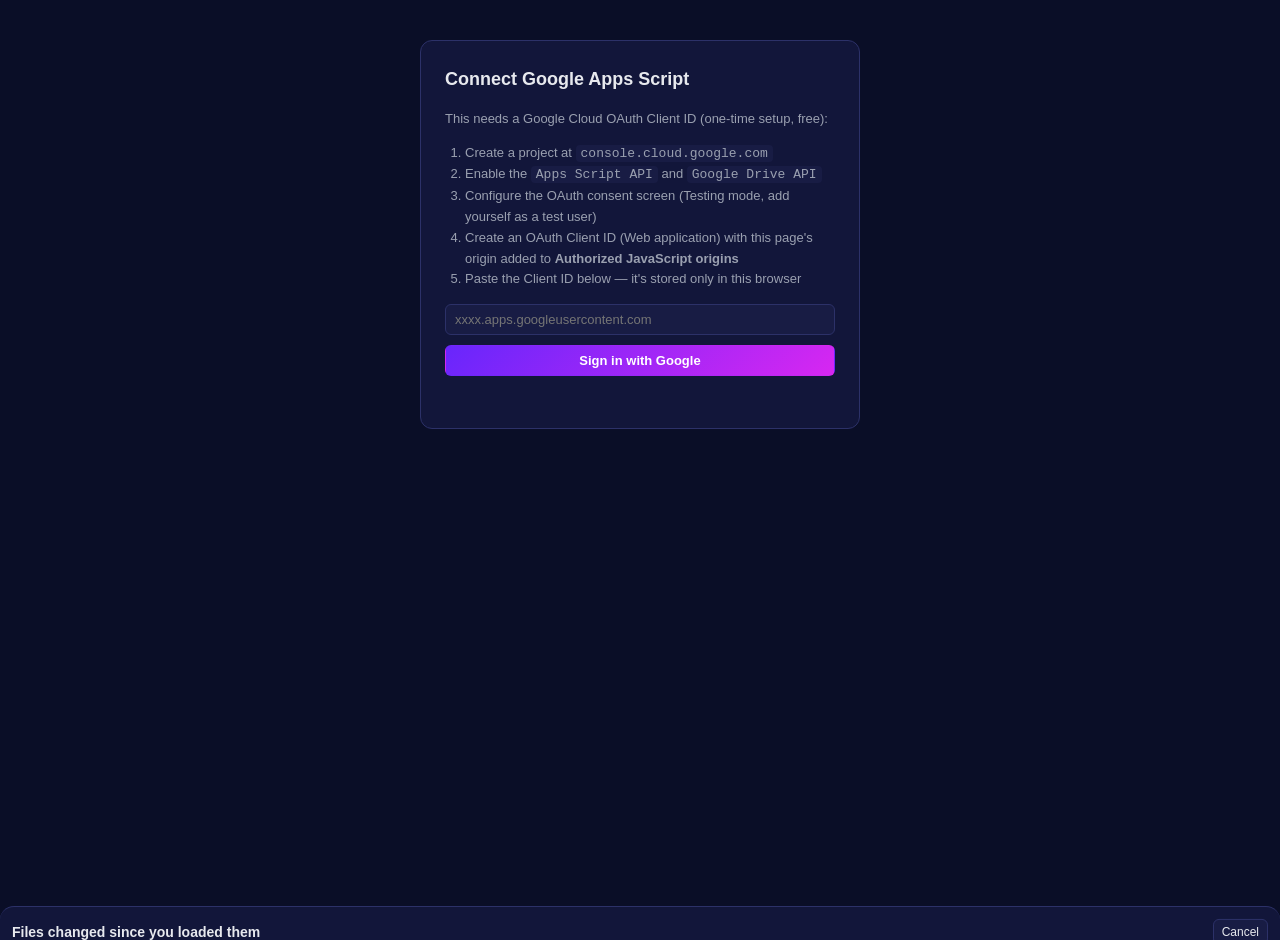
<file: apps-script.html>
<!DOCTYPE html>
<html lang="en">
<head>
<meta charset="UTF-8">
<meta http-equiv="Content-Security-Policy" content="default-src 'self'; script-src 'self' 'unsafe-inline' https://esm.sh https://accounts.google.com; style-src 'self' 'unsafe-inline'; img-src 'self' data: https:; connect-src 'self' https://esm.sh https://accounts.google.com https://oauth2.googleapis.com https://script.googleapis.com https://www.googleapis.com; frame-src https://accounts.google.com; object-src 'none'; base-uri 'self'; form-action 'self'; frame-ancestors 'self';">
<meta name="referrer" content="strict-origin-when-cross-origin">
<title>Apps Script</title>
<meta name="viewport" content="width=device-width, initial-scale=1, maximum-scale=1, interactive-widget=resizes-content">
<link rel="stylesheet" href="apps-script.css">
<script src="icons.js"></script>
<script src="console-bridge.js"></script>
<script src="https://accounts.google.com/gsi/client" async defer></script>
</head>
<body>


<div id="connectScreen">
  <h2>Connect Google Apps Script</h2>
  <p>This needs a Google Cloud OAuth Client ID (one-time setup, free):</p>
  <ol>
    <li>Create a project at <code>console.cloud.google.com</code></li>
    <li>Enable the <code>Apps Script API</code> and <code>Google Drive API</code></li>
    <li>Configure the OAuth consent screen (Testing mode, add yourself as a test user)</li>
    <li>Create an OAuth Client ID (Web application) with this page's origin added to <b>Authorized JavaScript origins</b></li>
    <li>Paste the Client ID below — it's stored only in this browser</li>
  </ol>
  <div id="clientIdRow">
    <input id="clientIdInput" type="text" placeholder="xxxx.apps.googleusercontent.com" spellcheck="false" autocapitalize="off">
  </div>
  <button id="connectBtn" class="primary">Sign in with Google</button>
  <div id="connectStatus"></div>
</div>

<div id="app">
  <div id="topbar">
    <button id="drawerToggle" class="icon"><span data-icon="menu"></span></button>
    <button id="undoBtn" class="icon" title="Undo"><span data-icon="undo"></span></button>
    <button id="redoBtn" class="icon" title="Redo"><span data-icon="redo"></span></button>
    <button id="findTopBtn" class="icon" title="Find in this file"><span data-icon="search"></span></button>
    <select id="projectSelect"><option value="">Project…</option></select>
    <span id="fileLabel">No file open</span>
    <button id="saveBtn" class="primary small" title="Push all files to this project (Ctrl/Cmd+S)"><span data-icon="save"></span> Save</button>
    <button id="moreBtn" class="small" title="More">⋯</button>
    <span id="topStatus"></span>
  </div>

  <div id="moreBackdrop"></div>
  <div id="moreDrawer">
    <div class="more-head"><b>More</b><button id="moreClose" class="small">Close</button></div>
    <div class="more-section">
      <label class="more-label">Project</label>
      <button id="refreshProjectsBtn"><span data-icon="refresh"></span> Refresh project list</button>
      <button id="newProjectBtn"><span data-icon="plus"></span> New project</button>
      <a id="openInEditorLink" class="btn-like" href="#" target="_blank" rel="noopener noreferrer" style="display:none;"><span data-icon="link"></span> Open in Apps Script editor</a>
      <div class="more-row" id="scriptIdRow" style="display:none;">
        <span id="scriptIdText" style="flex:1; align-self:center; font-size:11px; color:var(--muted); overflow:hidden; text-overflow:ellipsis; white-space:nowrap;"></span>
        <button id="copyScriptIdBtn" class="small">Copy ID</button>
      </div>
    </div>
    <div class="more-section">
      <label class="more-label">File</label>
      <button id="newFileBtn"><span data-icon="plus"></span> New file</button>
      <button id="renameFileBtn"><span data-icon="edit"></span> Rename current file</button>
      <button id="deleteFileBtn"><span data-icon="trash"></span> Delete current file</button>
    </div>
    <div class="more-section">
      <label class="more-label">Editor</label>
      <div class="more-row">
        <button id="fontDown">A-</button>
        <button id="fontUp">A+</button>
        <button id="findBtn"><span data-icon="search"></span> Find &amp; replace</button>
      </div>
    </div>
    <div class="more-section">
      <label class="more-label">Account</label>
      <button id="disconnectBtn"><span data-icon="ban"></span> Disconnect</button>
    </div>
  </div>

  <div id="tabsBar"></div>

  <div id="body">
    <div id="fileDrawerBackdrop"></div>
    <div id="fileDrawer">
      <div id="drawerHead"><b>Files</b></div>
      <input id="fileFilter" placeholder="Filter files…">
      <div id="fileTree"></div>
    </div>
    <div id="editorHost"><div id="emptyEditor">Open <span data-icon="menu"></span> and pick a file, or create a new one, to start editing.</div></div>
  </div>
</div>

<div id="newFileBackdrop" class="sheet-backdrop"></div>
<div id="newFileSheet" class="sheet">
  <div class="sheet-head"><b>New file</b><button id="newFileCancel" class="small">Cancel</button></div>
  <div class="sheet-body">
    <input id="newFileNameInput" placeholder="File name (e.g. Utils)">
    <div class="tpl-grid" id="tplGrid">
      <button class="tpl-btn" data-tpl="blank-gs"><span class="tpl-ic" data-icon="code"></span>Blank script</button>
      <button class="tpl-btn" data-tpl="onOpen"><span class="tpl-ic" data-icon="zap"></span>onOpen trigger</button>
      <button class="tpl-btn" data-tpl="doGet"><span class="tpl-ic" data-icon="globe"></span>doGet web app</button>
      <button class="tpl-btn" data-tpl="blank-html"><span class="tpl-ic" data-icon="file"></span>Blank HTML</button>
      <button class="tpl-btn" data-tpl="blank-json"><span class="tpl-ic" data-icon="settings"></span>Blank JSON</button>
    </div>
    <button id="newFileCreate" class="primary" style="width:100%;">Create</button>
  </div>
</div>

<div id="diffBackdrop" class="sheet-backdrop"></div>
<div id="diffSheet" class="sheet">
  <div class="sheet-head"><b>Files changed since you loaded them</b><button id="diffClose" class="small">Cancel</button></div>
  <div class="sheet-body" id="diffBody"></div>
  <div class="sheet-body" style="padding-top:0;">
    <button id="diffOverwriteBtn" class="primary" style="width:100%;">Overwrite with my version</button>
  </div>
</div>

<div id="toast"></div>

<script type="module" src="apps-script.js"></script>

</body>
</html>
</file>
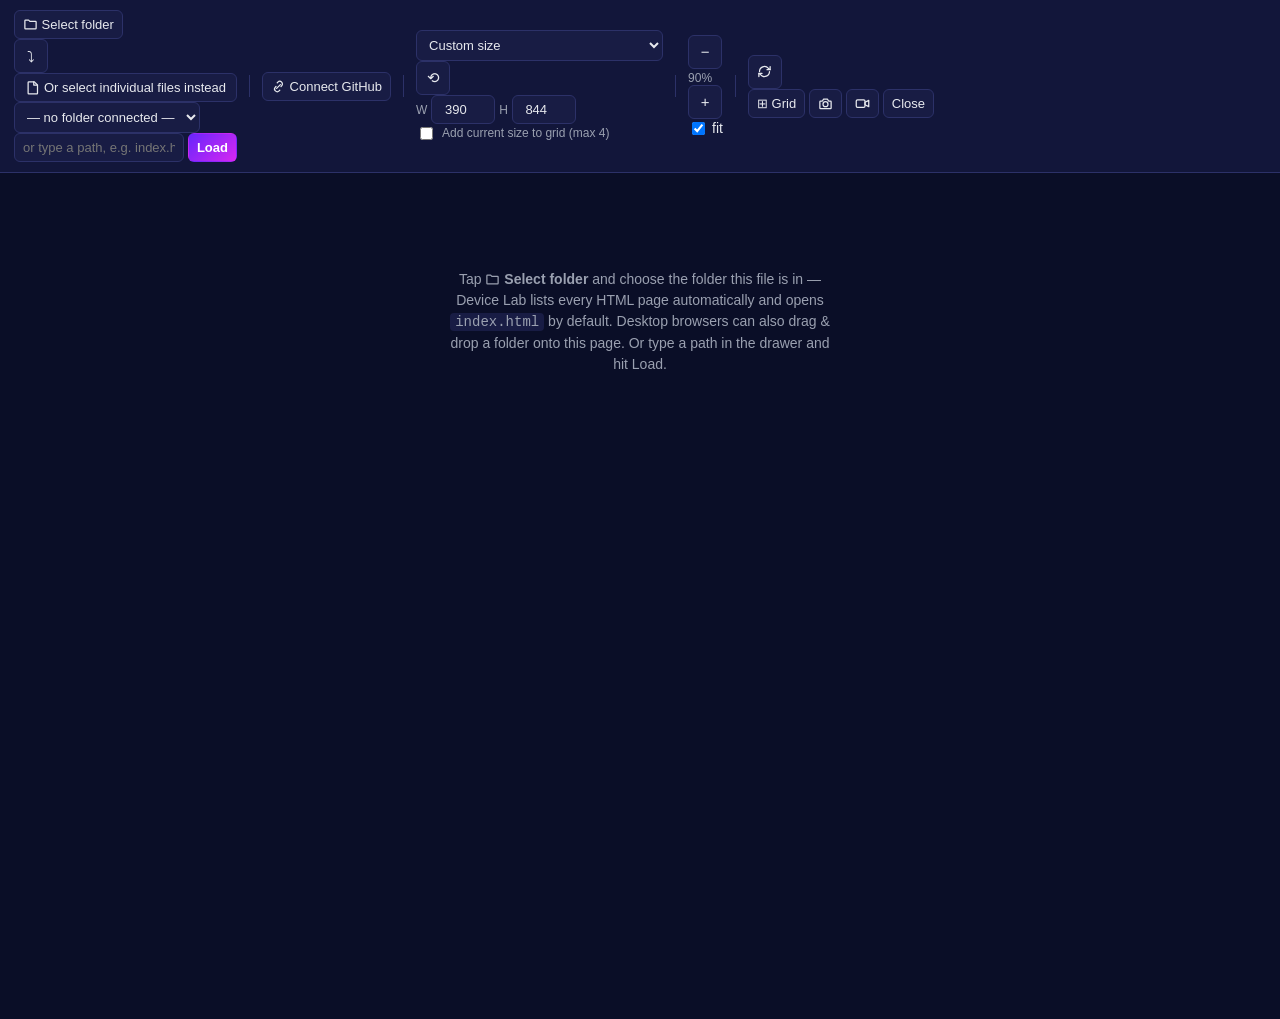
<file: device-lab.html>
<!DOCTYPE html>
<html lang="en">
<head>
<meta charset="UTF-8">
<!-- Only the directives below are safe to set here: this page's own live-preview iframe uses
     srcdoc with a same-origin-capable sandbox, which means previewed pages (which may reference
     arbitrary external CDNs) inherit whatever CSP this document sets. A restrictive
     script-src/connect-src here would silently break previewing real-world pages. -->
<meta http-equiv="Content-Security-Policy" content="object-src 'none'; base-uri 'self'; frame-ancestors 'self';">
<meta name="referrer" content="strict-origin-when-cross-origin">
<title>Device Lab — Responsive Preview</title>
<meta name="viewport" content="width=device-width, initial-scale=1, interactive-widget=resizes-content">
<link rel="stylesheet" href="device-lab.css">
<script src="icons.js"></script>
<script src="console-bridge.js"></script>
</head>
<body>

<div id="topbar">
  <button id="menuBtn" class="icon" title="Open controls"><span data-icon="menu"></span></button>
  <div id="topbarTitle"><b id="topbarPage">No page loaded</b><span id="topbarDims"></span></div>
  <button id="reloadBtnMobile" class="icon" title="Reload"><span data-icon="refresh"></span></button>
</div>

<div id="drawerBackdrop"></div>

<div id="controlsPanel">
  <div class="drawer-handle"></div>

  <div class="panel-section" data-accordion>
    <div class="panel-section-label acc-head">Source <span class="acc-chevron">▾</span></div>
    <div class="acc-body"><div class="acc-body-inner">
      <div class="row">
        <button id="folderBtn" style="display:none;" title="Select the project folder to auto-list its HTML pages"><span data-icon="folder"></span> Select folder</button>
        <label id="folderBtnLabel" class="btn-like" for="folderInput" style="display:none;" title="Select the project folder to auto-list its HTML pages"><span data-icon="folder"></span> Select folder</label>
        <button id="dropHint" class="icon" title="You can also drag & drop a folder or files here (desktop)">⤵</button>
      </div>
      <div class="row">
        <label id="filesFallbackLabel" for="filesFallbackInput" class="btn-like small" style="width:100%; text-align:center;"><span data-icon="file"></span> Or select individual files instead</label>
        <input id="filesFallbackInput" type="file" multiple style="display:none;">
      </div>
      <select id="pageSelect" title="Pages found in the connected folder">
        <option value="">— no folder connected —</option>
      </select>
      <div class="row">
        <input id="pathInput" type="text" placeholder="or type a path, e.g. index.html" spellcheck="false" list="knownPaths">
        <button id="loadBtn" class="primary">Load</button>
      </div>
      <datalist id="knownPaths"></datalist>
      <input id="folderInput" type="file" webkitdirectory directory multiple style="display:none;">
    </div></div>
  </div>

  <div class="sep"></div>

  <div class="panel-section" data-accordion>
    <div class="panel-section-label acc-head">Or preview from GitHub <span class="acc-chevron">▾</span></div>
    <div class="acc-body"><div class="acc-body-inner">
      <div id="ghConnectRow" class="row">
        <button id="ghConnectBtn"><span data-icon="link"></span> Connect GitHub</button>
      </div>
      <div id="ghBrowseRow" style="display:none;">
        <div class="row">
          <select id="ghRepoSelect"><option value="">Repo…</option></select>
          <select id="ghBranchSelect"><option value="">Branch…</option></select>
        </div>
        <div id="ghBreadcrumb" style="font-size:11px;color:var(--muted);padding:4px 0;overflow-x:auto;white-space:nowrap;"></div>
        <div id="ghFileList" style="max-height:180px;overflow-y:auto;"></div>
      </div>
      <div id="ghStatus" style="font-size:11.5px;color:var(--muted);"></div>
    </div></div>
  </div>

  <div class="sep"></div>

  <div class="panel-section" data-accordion>
    <div class="panel-section-label acc-head">Device <span class="acc-chevron">▾</span></div>
    <div class="acc-body"><div class="acc-body-inner">
      <div class="row">
        <select id="deviceSelect"></select>
        <button id="rotateBtn" class="icon" title="Rotate / swap W and H">⟲</button>
      </div>
      <div class="row">
        <label class="field-label">W</label>
        <input id="widthInput" class="num" type="number" min="200" max="4000">
        <label class="field-label">H</label>
        <input id="heightInput" class="num" type="number" min="200" max="4000">
      </div>
      <div class="row">
        <label style="display:flex;align-items:center;gap:6px;font-size:12px;color:var(--muted);">
          <input id="addToGrid" type="checkbox" style="width:auto;min-height:auto;"> Add current size to grid (max 4)
        </label>
      </div>
    </div></div>
  </div>

  <div class="sep"></div>

  <div class="panel-section" data-accordion>
    <div class="panel-section-label acc-head">Zoom <span class="acc-chevron">▾</span></div>
    <div class="acc-body"><div class="acc-body-inner">
      <div class="row">
        <button id="zoomOut" class="icon" title="Zoom out">−</button>
        <span id="zoomLabel">100%</span>
        <button id="zoomIn" class="icon" title="Zoom in">+</button>
        <label style="display:flex;align-items:center;gap:4px;">
          <input id="autoFit" type="checkbox" style="width:auto;min-height:auto;"> fit
        </label>
      </div>
    </div></div>
  </div>

  <div class="sep"></div>

  <div class="panel-section" data-accordion>
    <div class="panel-section-label acc-head">Tool <span class="acc-chevron">▾</span></div>
    <div class="acc-body"><div class="acc-body-inner">
      <div class="row">
        <button id="reloadBtn" class="icon" title="Reload page"><span data-icon="refresh"></span></button>
        <button id="gridToggleBtn" title="Show devices side by side">⊞ Grid</button>
        <button id="screenshotBtn" title="Export the current frame as a PNG"><span data-icon="camera"></span></button>
        <button id="recordBtn" title="Record a short auto-scroll video clip (.webm)"><span data-icon="video"></span></button>
        <button id="closeDrawerBtn" title="Close">Close</button>
      </div>
    </div></div>
  </div>

  <div id="status"></div>
</div>

<div id="stage">
  <div id="frameWrap">
    <div id="frameLabel"></div>
    <div id="device">
      <iframe id="previewFrame"></iframe>
    </div>
  </div>
  <div id="empty" style="display:none;">
    Tap <b><span data-icon="folder"></span> Select folder</b> and choose the folder this file is in — Device Lab lists every HTML page automatically and opens <code>index.html</code> by default. Desktop browsers can also drag &amp; drop a folder onto this page. Or type a path in the drawer and hit Load.
  </div>
</div>

<div id="gridStage" style="display:none;">
  <div id="gridEmpty">Check "Add current size to grid" for 2–4 sizes, then tap Grid again to compare them side by side.</div>
  <div id="gridRow"></div>
</div>

<div id="dropOverlay">Drop folder or HTML files to load</div>

<script src="device-lab.js"></script>

</body>
</html>
</file>
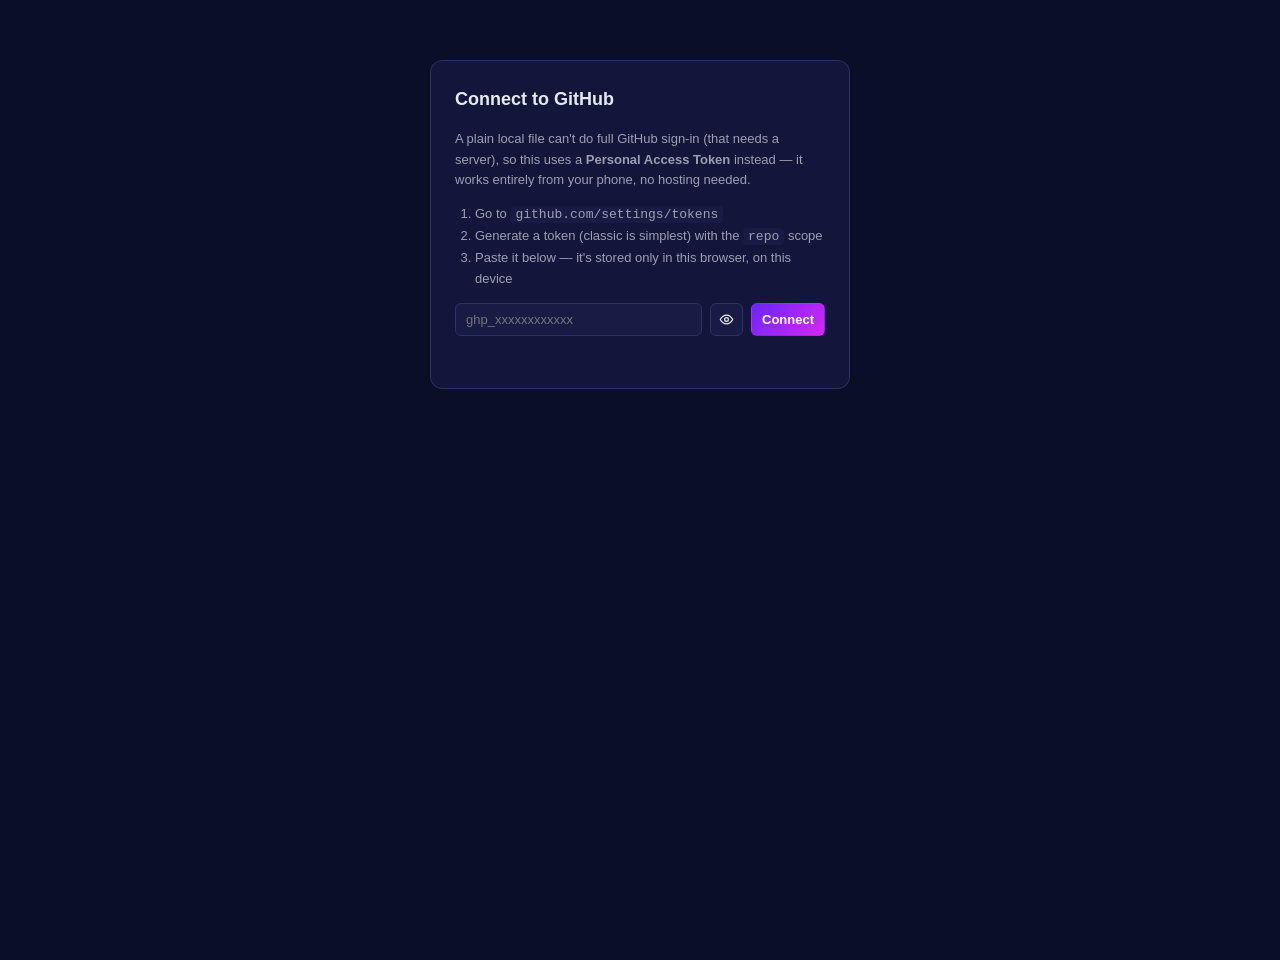
<file: github-uploader.html>
<!DOCTYPE html>
<html lang="en">
<head>
<meta charset="UTF-8">
<meta http-equiv="Content-Security-Policy" content="default-src 'self'; script-src 'self' 'unsafe-inline' https://esm.sh; style-src 'self' 'unsafe-inline'; img-src 'self' data: https:; connect-src 'self' https://esm.sh https://api.github.com https://api.vercel.com; object-src 'none'; base-uri 'self'; form-action 'self'; frame-ancestors 'self';">
<meta name="referrer" content="strict-origin-when-cross-origin">
<title>GitHub Uploader</title>
<meta name="viewport" content="width=device-width, initial-scale=1, interactive-widget=resizes-content">
<link rel="stylesheet" href="github-uploader.css">
<script src="icons.js"></script>
<script src="console-bridge.js"></script>
</head>
<body>

<div id="loadingScreen" style="display:none;"><div class="spinner"></div><span>Checking for a saved GitHub connection…</span></div>

<div id="connectScreen">
  <h2>Connect to GitHub</h2>
  <p style="color:var(--muted);font-size:13px;">
    A plain local file can't do full GitHub sign-in (that needs a server), so this uses a
    <b>Personal Access Token</b> instead — it works entirely from your phone, no hosting needed.
  </p>
  <ol>
    <li>Go to <code>github.com/settings/tokens</code></li>
    <li>Generate a token (classic is simplest) with the <code>repo</code> scope</li>
    <li>Paste it below — it's stored only in this browser, on this device</li>
  </ol>
  <div id="tokenRow">
    <input id="tokenInput" type="password" placeholder="ghp_xxxxxxxxxxxx" spellcheck="false" autocapitalize="off">
    <button id="showTokenBtn" class="small"><span data-icon="eye"></span></button>
    <button id="connectBtn" class="primary">Connect</button>
  </div>
  <div id="connectStatus"></div>
</div>

<div id="mainApp" style="display:none; height:100%; flex-direction:column;">
  <div id="topbar">
    <button id="undoBtn" class="icon" title="Undo last staging action"><span data-icon="undo"></span></button>
    <button id="redoBtn" class="icon" title="Redo"><span data-icon="redo"></span></button>
    <span id="userChip"></span>
    <select id="repoSelect"><option value="">Select repo…</option></select>
    <select id="branchSelect"><option value="">Branch…</option></select>
    <a id="visitPagesLink" class="icon" href="#" target="_blank" rel="noopener noreferrer" title="Visit live GitHub Pages site" style="display:none; text-decoration:none;"><span data-icon="globe"></span></a>
    <a id="visitVercelLink" class="icon" href="#" target="_blank" rel="noopener noreferrer" title="Visit live Vercel deployment" style="display:none; text-decoration:none;"><span data-icon="triangle"></span></a>
    <button id="commitsBtn" class="small" title="Recent commits"><span data-icon="clock"></span></button>
    <button id="moreBtn" class="small" title="More actions">⋯</button>
    <span id="topStatus"></span>
  </div>

  <div id="moreBackdrop"></div>
  <div id="moreDrawer">
    <div class="more-head"><b>More</b><button id="moreClose" class="small">Close</button></div>
    <div class="more-section">
      <label class="more-label">Find a repo</label>
      <input id="repoFilter" placeholder="Filter repos…">
      <button id="newRepoBtn"><span data-icon="plus"></span> Create new repo</button>
    </div>
    <div class="more-section">
      <label class="more-label">Branches</label>
      <button id="newBranchBtn"><span data-icon="git-branch"></span> New branch from current</button>
      <button id="prBtn"><span data-icon="git-pr"></span> Open pull request</button>
    </div>
    <div class="more-section">
      <label class="more-label">Download</label>
      <button id="downloadZipBtn"><span data-icon="download"></span> Download repo as .zip</button>
    </div>
    <div class="more-section">
      <label class="more-label">Team</label>
      <button id="collabBtn"><span data-icon="users"></span> Manage collaborators</button>
    </div>
    <div class="more-section">
      <label class="more-label">Publish</label>
      <button id="publishPagesBtn"><span data-icon="globe"></span> Publish to GitHub Pages</button>
      <button id="unpublishPagesBtn"><span data-icon="ban"></span> Turn off GitHub Pages</button>
      <button id="deployVercelBtn"><span data-icon="triangle"></span> Deploy to Vercel</button>
      <p id="publishStatus" style="font-size:11.5px; color:var(--muted); margin:2px 0 0;"></p>
    </div>
    <div class="more-section">
      <button id="disconnectBtn" class="danger">Disconnect GitHub</button>
      <button id="disconnectVercelBtn" class="danger">Disconnect Vercel</button>
    </div>
  </div>

  <div id="commitsDrawer">
    <div id="commitsHead"><b>Recent commits</b><button id="commitsClose" class="small">Close</button></div>
    <div id="commitsList"></div>
  </div>

  <div id="collabDrawer">
    <div id="collabHead"><b>Collaborators</b><button id="collabClose" class="small">Close</button></div>
    <div class="more-section" style="border-bottom:1px solid var(--border);">
      <button id="inviteBtn"><span data-icon="plus"></span> Invite new collaborator</button>
    </div>
    <div id="collabList"></div>
  </div>

  <div id="split">
    <div class="panel" id="ghPanel">
      <div class="panel-head">
        <span data-icon="octopus"></span>
        <div id="breadcrumb"></div>
      </div>
      <div class="panel-body">
        <div id="currentFolderZone" class="drop-zone">Drop files here to stage them for this folder</div>
        <input id="ghFileFilter" placeholder="Filter files in this folder…" style="width:100%; margin-bottom:8px;">
        <div id="ghList"></div>
        <div id="emptyGh" style="display:none;">Pick a repo to browse its files.</div>
      </div>
    </div>

    <div class="panel" id="filesPanel">
      <div class="panel-head"><span data-icon="smartphone"></span><span>Your device</span></div>
      <div class="panel-body">
        <label id="addFilesBtn" class="btn-like" for="fileInput" style="width:100%; text-align:center;"><span data-icon="plus"></span> Choose files from phone</label>
        <input id="fileInput" type="file" multiple style="display:none;">
        <div id="fileList"></div>
        <div id="emptyFiles">No files selected yet. Choose files, then drag a card onto a folder on the left.</div>
      </div>
    </div>
  </div>

  <div id="pendingBar">
    <span id="pendingLabel">No pending changes</span>
    <button id="clearPendingBtn" class="small">Clear</button>
    <button id="pushBtn" class="primary" disabled><span data-icon="send"></span> Push changes</button>
  </div>
  <div id="pendingDrawer">
    <div id="pendingHead"><b>Pending changes — nothing is sent to GitHub until you tap Push</b><button id="pendingClose" class="small">Close</button></div>
    <div id="pendingList"></div>
  </div>

  <div id="diffDrawer">
    <div id="diffHead"><b id="diffTitle">Preview</b><button id="diffClose" class="small">Close</button></div>
    <div id="diffBody"></div>
  </div>
</div>

<div id="ghostCard"></div>
<div id="toastHost"></div>

<script src="github-uploader.js"></script>

</body>
</html>
</file>
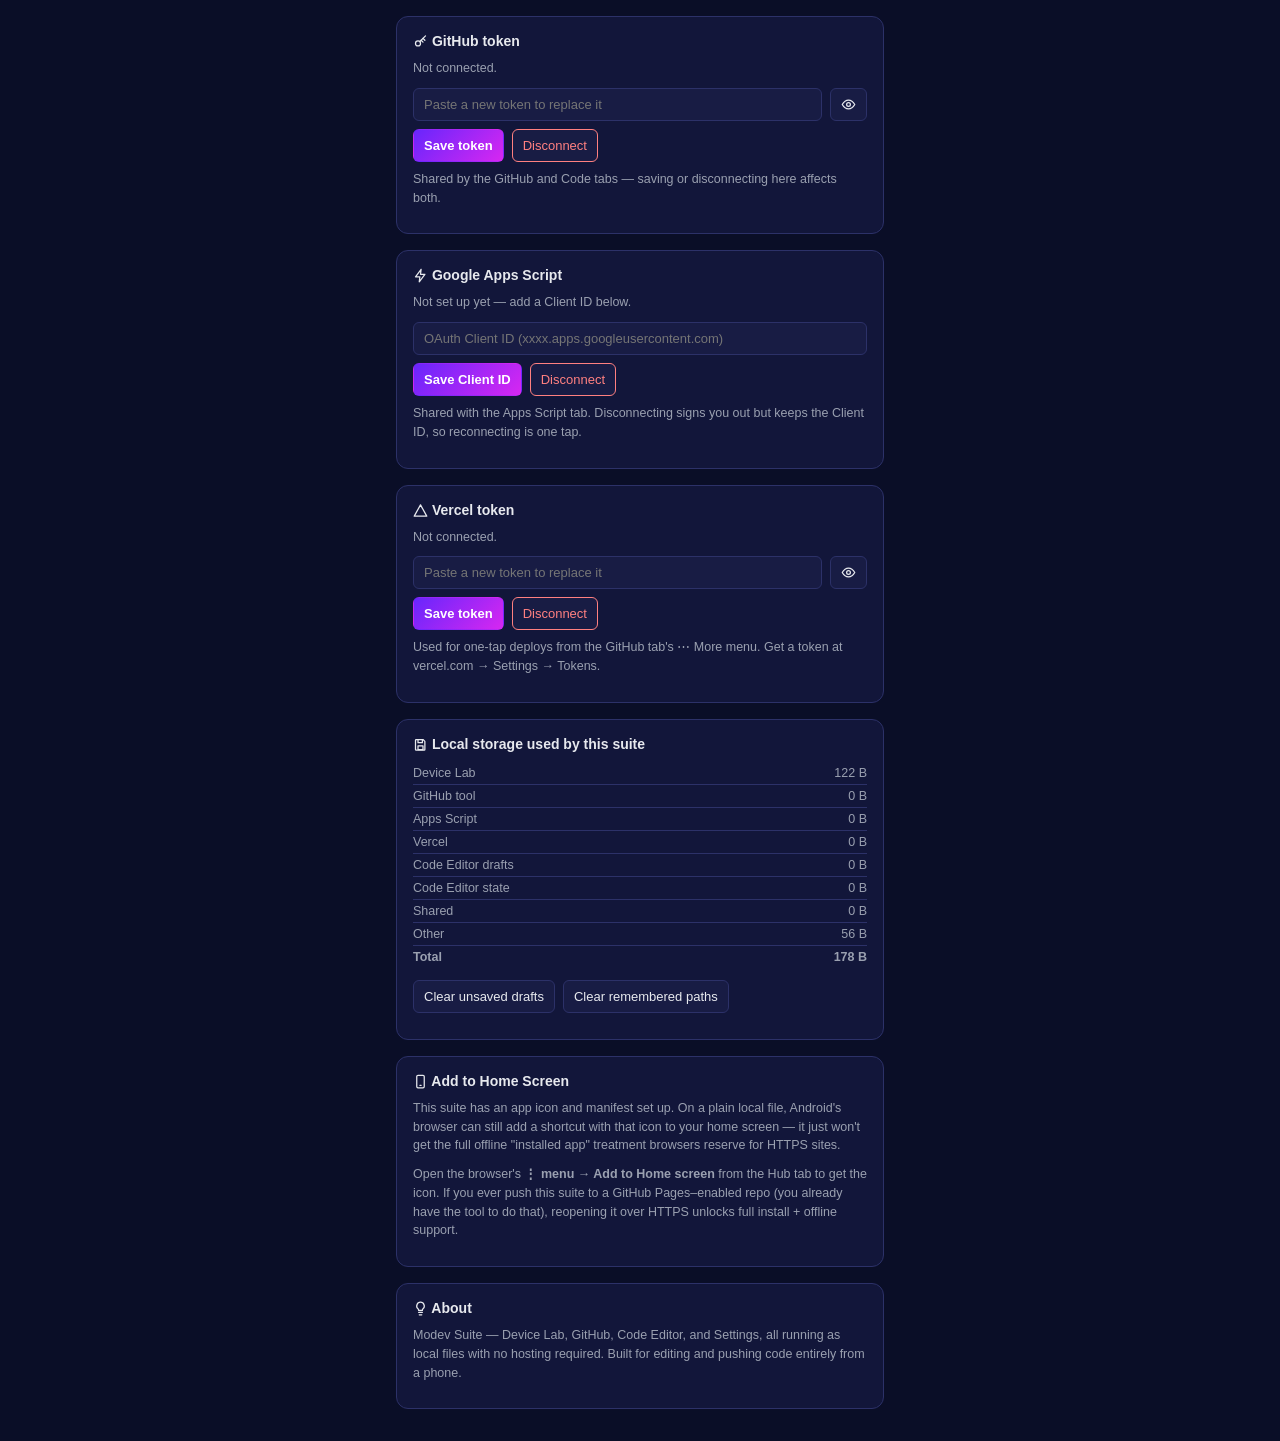
<file: settings.html>
<!DOCTYPE html>
<html lang="en">
<head>
<meta charset="UTF-8">
<meta http-equiv="Content-Security-Policy" content="default-src 'self'; script-src 'self' 'unsafe-inline'; style-src 'self' 'unsafe-inline'; img-src 'self' data:; connect-src 'self' https://api.github.com https://api.vercel.com https://oauth2.googleapis.com https://www.googleapis.com; object-src 'none'; base-uri 'self'; form-action 'self'; frame-ancestors 'self';">
<meta name="referrer" content="strict-origin-when-cross-origin">
<title>Settings</title>
<meta name="viewport" content="width=device-width, initial-scale=1, interactive-widget=resizes-content">
<link rel="stylesheet" href="settings.css">
<script src="icons.js"></script>
<script src="console-bridge.js"></script>
</head>
<body>
<div class="wrap">

  <div class="card">
    <h3><span data-icon="key"></span> GitHub token</h3>
    <p id="tokenStatus">Checking…</p>
    <div class="row">
      <input id="tokenInput" type="password" placeholder="Paste a new token to replace it">
      <button id="showToken" title="Show/hide"><span data-icon="eye"></span></button>
    </div>
    <div class="row">
      <button id="saveToken" class="primary">Save token</button>
      <button id="clearToken" class="danger">Disconnect</button>
    </div>
    <p style="margin-top:8px;">Shared by the GitHub and Code tabs — saving or disconnecting here affects both.</p>
  </div>

  <div class="card">
    <h3><span data-icon="zap"></span> Google Apps Script</h3>
    <p id="appsScriptStatus">Checking…</p>
    <div class="row">
      <input id="appsScriptClientIdInput" type="text" placeholder="OAuth Client ID (xxxx.apps.googleusercontent.com)" spellcheck="false" autocapitalize="off">
    </div>
    <div class="row">
      <button id="saveAppsScriptClientId" class="primary">Save Client ID</button>
      <button id="disconnectAppsScript" class="danger">Disconnect</button>
    </div>
    <p style="margin-top:8px;">Shared with the Apps Script tab. Disconnecting signs you out but keeps the Client ID, so reconnecting is one tap.</p>
  </div>

  <div class="card">
    <h3><span data-icon="triangle"></span> Vercel token</h3>
    <p id="vercelStatus">Checking…</p>
    <div class="row">
      <input id="vercelTokenInput" type="password" placeholder="Paste a new token to replace it">
      <button id="showVercelToken" title="Show/hide"><span data-icon="eye"></span></button>
    </div>
    <div class="row">
      <button id="saveVercelToken" class="primary">Save token</button>
      <button id="clearVercelToken" class="danger">Disconnect</button>
    </div>
    <p style="margin-top:8px;">Used for one-tap deploys from the GitHub tab's ⋯ More menu. Get a token at vercel.com → Settings → Tokens.</p>
  </div>

  <div class="card">
    <h3><span data-icon="save"></span> Local storage used by this suite</h3>
    <div id="storageStats"></div>
    <div class="row" style="margin-top:12px;">
      <button id="clearDrafts">Clear unsaved drafts</button>
      <button id="clearHistory">Clear remembered paths</button>
    </div>
    <p id="saveMsg"></p>
  </div>

  <div class="card">
    <h3><span data-icon="smartphone"></span> Add to Home Screen</h3>
    <p>This suite has an app icon and manifest set up. On a plain local file, Android's browser can still add a shortcut with that icon to your home screen — it just won't get the full offline "installed app" treatment browsers reserve for HTTPS sites.</p>
    <p>Open the browser's <b>⋮ menu → Add to Home screen</b> from the Hub tab to get the icon. If you ever push this suite to a GitHub Pages–enabled repo (you already have the tool to do that), reopening it over HTTPS unlocks full install + offline support.</p>
  </div>

  <div class="card">
    <h3><span data-icon="bulb"></span> About</h3>
    <p>Modev Suite — Device Lab, GitHub, Code Editor, and Settings, all running as local files with no hosting required. Built for editing and pushing code entirely from a phone.</p>
  </div>

</div>

<script src="settings.js"></script>
</body>
</html>
</file>
<file: apps-script.css>
:root{
    --bg:#0a0e27; --panel:#12163a; --panel-2:#181c44; --border:#2c3168;
    --text:#e7e9ee; --muted:#9aa0b0; --accent:#7c3aed; --accent-grad:linear-gradient(135deg,#6826fc,#d727f1); --accent-2:#5b21b6;
    --good:#5bd18a; --bad:#ff8080;
    font-family:-apple-system,BlinkMacSystemFont,"Segoe UI",Roboto,Helvetica,Arial,sans-serif;
  }
  *{box-sizing:border-box; -webkit-tap-highlight-color:transparent;}
  html,body{margin:0;height:100%;background:var(--bg);color:var(--text);font-size:14px; overscroll-behavior:none;}
  button,input,select{font-family:inherit;}
  input,select,button{
    background:var(--panel-2); color:var(--text); border:1px solid var(--border);
    border-radius:6px; padding:7px 9px; font-size:13px; outline:none;
  }
  button{cursor:pointer;}
  button.primary{background:var(--accent-grad); border-color:transparent; color:#fff; font-weight:600;}
  button.small{padding:5px 8px; font-size:12px;}
  button.icon{width:32px; height:32px; padding:0; display:flex; align-items:center; justify-content:center; flex-shrink:0;}
  a.icon-link{
    background:var(--panel-2); color:var(--text); border:1px solid var(--border);
    border-radius:6px; width:32px; height:32px; display:flex; align-items:center; justify-content:center;
    flex-shrink:0; text-decoration:none;
  }

  /* ---------- Connect screen ---------- */
  #connectScreen{
    max-width:440px; margin:40px auto; padding:24px; background:var(--panel);
    border:1px solid var(--border); border-radius:12px; line-height:1.6;
  }
  #connectScreen h2{margin-top:0; font-size:18px;}
  #connectScreen p{color:var(--muted); font-size:13px;}
  #connectScreen ol{padding-left:20px; color:var(--muted); font-size:13px;}
  #connectScreen code{background:var(--panel-2); padding:1px 5px; border-radius:4px;}
  #clientIdRow{display:flex; gap:8px; margin-top:14px;}
  #clientIdInput{flex:1;}
  #connectBtn{width:100%; margin-top:10px;}
  #connectStatus{margin-top:10px; font-size:13px; min-height:18px;}
  #connectStatus.err{color:var(--bad);}
  #connectStatus.ok{color:var(--good);}

  #app{display:none; height:100%; flex-direction:column;}
  #app.show{display:flex;}
  #topbar{
    display:flex; align-items:center; gap:6px; flex-wrap:wrap;
    padding:7px 10px; background:var(--panel); border-bottom:1px solid var(--border);
  }
  #projectSelect{max-width:170px; flex-shrink:1; min-width:0;}
  #fileLabel{font-size:12.5px; color:var(--muted); flex:1; min-width:0; overflow:hidden; text-overflow:ellipsis; white-space:nowrap;}
  #fileLabel.dirty::after{content:" •"; color:var(--accent);}
  #topStatus{font-size:11.5px; color:var(--muted); max-width:130px; overflow:hidden; text-overflow:ellipsis; white-space:nowrap;}
  #topStatus.err{color:var(--bad);} #topStatus.ok{color:var(--good);}

  .cm-tooltip.cm-suggest-top{
    position: fixed !important;
    top: 54px !important; left: 8px !important; right: 8px !important; bottom: auto !important;
    max-width: none !important; z-index: 65; border-radius: 10px; box-shadow: 0 10px 30px rgba(0,0,0,.5);
  }
  .cm-tooltip.cm-suggest-top ul{ max-height: 38vh; }
  .cm-tooltip.cm-suggest-top li{ padding: 10px 12px !important; min-height: 20px; }
  .cm-tooltip.cm-suggest-top .cm-completionLabel{ font-size: 14px; }

  #moreBackdrop{display:none; position:fixed; inset:0; background:rgba(0,0,0,.5); z-index:85;}
  #moreBackdrop.open{display:block;}
  #moreDrawer{
    position:fixed; left:0; right:0; bottom:0; max-height:75vh; background:var(--panel);
    border-top:1px solid var(--border); border-radius:14px 14px 0 0; z-index:90;
    transform:translateY(105%); transition:transform .2s ease; display:flex; flex-direction:column; overflow-y:auto;
  }
  #moreDrawer.open{transform:translateY(0);}
  .more-head{display:flex; align-items:center; gap:8px; padding:12px; border-bottom:1px solid var(--border);}
  .more-head b{font-size:14px; flex:1;}
  .more-section{padding:12px; border-bottom:1px solid var(--border); display:flex; flex-direction:column; gap:8px;}
  .more-section:last-child{border-bottom:none;}
  .more-label{font-size:11px; color:var(--muted); text-transform:uppercase; letter-spacing:.5px;}
  .more-section button, .more-section a.btn-like{width:100%; text-align:left; padding:10px 12px; display:block; text-decoration:none; color:var(--text); box-sizing:border-box;}
  .more-row{display:flex; gap:8px;}
  .more-row button{flex:1; text-align:center;}

  #tabsBar{display:flex; gap:4px; overflow-x:auto; padding:6px 8px; background:var(--panel-2); border-bottom:1px solid var(--border); -webkit-overflow-scrolling:touch;}
  #tabsBar:empty{display:none;}
  .tab-chip{display:flex; align-items:center; gap:6px; padding:6px 10px; border-radius:8px; background:var(--panel); border:1px solid var(--border); font-size:12px; flex-shrink:0; cursor:pointer; white-space:nowrap;}
  .tab-chip.active{border-color:var(--accent); color:var(--text); background:var(--panel-2);}
  .tab-chip .dot{width:6px; height:6px; border-radius:50%; background:var(--accent); flex-shrink:0;}
  .tab-chip .x{padding:0 2px; color:var(--muted); font-size:13px;}
  .tab-chip .x:hover{color:var(--bad);}

  #body{flex:1; display:flex; min-height:0; position:relative;}

  #fileDrawerBackdrop{display:none; position:fixed; inset:0; background:rgba(0,0,0,.5); z-index:40;}
  #fileDrawerBackdrop.open{display:block;}
  #fileDrawer{
    width:220px; flex-shrink:0; background:var(--panel); border-right:1px solid var(--border);
    display:flex; flex-direction:column; overflow:hidden;
  }
  #drawerHead{padding:8px 10px; font-size:11.5px; color:var(--muted); border-bottom:1px solid var(--border); display:flex; align-items:center; gap:6px;}
  #drawerHead b{flex:1; font-weight:600; color:var(--text); overflow:hidden; text-overflow:ellipsis; white-space:nowrap;}
  #fileFilter{margin:8px; width:calc(100% - 16px);}
  #fileTree{flex:1; overflow-y:auto; padding:0 6px 8px;}
  .row-item{display:flex; align-items:center; gap:8px; padding:9px 8px; border-radius:8px; cursor:pointer; font-size:13px;}
  .row-item:active{background:var(--panel-2);}
  .row-item .nm{flex:1; min-width:0; overflow:hidden; text-overflow:ellipsis; white-space:nowrap;}
  .row-item .type-badge{font-size:9.5px; color:var(--muted); border:1px solid var(--border); border-radius:4px; padding:1px 4px; flex-shrink:0;}
  .row-item .match-badge{font-size:9.5px; color:var(--accent); border:1px solid var(--accent); border-radius:4px; padding:1px 4px; flex-shrink:0;}
  .row-btn{width:24px; height:24px; padding:0; flex-shrink:0; border-radius:6px; color:var(--muted); background:transparent; border:none;}
  .row-btn:hover{color:var(--accent);}
  .del-file-btn{width:24px; height:24px; padding:0; flex-shrink:0; border-radius:6px; color:var(--muted); background:transparent; border:none;}
  .del-file-btn:hover{color:var(--bad);}

  @media (max-width:760px){
    #fileDrawer{position:fixed; top:0; bottom:0; left:0; z-index:50; transform:translateX(-100%); transition:transform .2s ease;}
    #fileDrawer.open{transform:translateX(0);}
  }

  #editorHost{flex:1; overflow:auto; min-height:0;}
  .cm-editor{height:100%; font-size:var(--editor-fs, 14px);}
  .cm-scroller{overflow:auto;}
  #emptyEditor{margin:auto; color:var(--muted); text-align:center; padding:20px; max-width:320px; line-height:1.6;}

  .spinner{
    width:28px; height:28px; border-radius:50%; border:3px solid var(--border);
    border-top-color:var(--accent); animation:spin .8s linear infinite;
  }
  @keyframes spin{to{transform:rotate(360deg);}}
  button, .row-item, .tab-chip{transition:transform .1s ease, background .15s ease, box-shadow .15s ease;}
  button:active{transform:scale(.93);}
  .row-item, .tab-chip{animation:fadeInUp .16s ease both;}
  .row-item:active{background:var(--panel-2); box-shadow:inset 0 0 0 1px var(--accent);}
  @keyframes fadeInUp{ from{opacity:0; transform:translateY(5px);} to{opacity:1; transform:translateY(0);} }
  @keyframes popIn{ from{opacity:0; transform:scale(.9);} to{opacity:1; transform:scale(1);} }
  #connectScreen{animation:fadeInUp .25s ease both;}
  [data-icon]{display:inline-flex; align-items:center; justify-content:center; vertical-align:-3px;}
  [data-icon] svg{width:15px; height:15px;}

  /* ---------- Ripple (click micro-interaction) ---------- */
  button{position:relative; overflow:hidden;}
  .ripple{position:absolute; border-radius:50%; background:rgba(255,255,255,.35); transform:scale(0); pointer-events:none; animation:rippleAnim .5s ease-out forwards;}
  @keyframes rippleAnim{ to{ transform:scale(2.6); opacity:0; } }

  /* ---------- Save button: unsaved-changes pulse ---------- */
  #saveBtn.pending{animation:savePulse 1.6s ease-in-out infinite;}
  @keyframes savePulse{ 0%,100%{box-shadow:0 0 0 0 rgba(124,58,237,.55);} 50%{box-shadow:0 0 0 6px rgba(124,58,237,0);} }
  #saveBtn.flash-ok{animation:flashOk .5s ease;}
  @keyframes flashOk{ 0%{background:var(--accent-grad);} 40%{background:var(--good); transform:scale(1.05);} 100%{background:var(--accent-grad);} }
  #topStatus{transition:opacity .15s ease;}

  /* ---------- Toast ---------- */
  #toast{
    position:fixed; left:50%; bottom:18px; transform:translate(-50%, 20px); z-index:120;
    background:var(--panel-2); border:1px solid var(--border); border-radius:10px;
    padding:10px 12px; display:flex; align-items:center; gap:10px; font-size:12.5px;
    box-shadow:0 10px 30px rgba(0,0,0,.5); opacity:0; pointer-events:none; transition:opacity .2s ease, transform .2s ease;
    max-width:90vw;
  }
  #toast.show{opacity:1; transform:translate(-50%, 0); pointer-events:auto;}
  #toast button{background:var(--accent-grad); border-color:transparent; color:#fff; font-weight:600; padding:5px 10px; font-size:11.5px; flex-shrink:0;}
  #toast .toast-msg{flex:1; min-width:0;}

  /* ---------- Bottom-sheet modals (New file / Diff) ---------- */
  .sheet-backdrop{display:none; position:fixed; inset:0; background:rgba(0,0,0,.5); z-index:95;}
  .sheet-backdrop.open{display:block;}
  .sheet{
    position:fixed; left:0; right:0; bottom:0; max-height:80vh; background:var(--panel);
    border-top:1px solid var(--border); border-radius:14px 14px 0 0; z-index:100;
    transform:translateY(105%); transition:transform .2s ease; display:flex; flex-direction:column; overflow-y:auto;
  }
  .sheet.open{transform:translateY(0); animation:none;}
  .sheet-head{display:flex; align-items:center; gap:8px; padding:12px; border-bottom:1px solid var(--border); flex-shrink:0;}
  .sheet-head b{font-size:14px; flex:1;}
  .sheet-body{padding:12px; display:flex; flex-direction:column; gap:10px;}

  .tpl-grid{display:grid; grid-template-columns:1fr 1fr; gap:8px;}
  .tpl-btn{padding:12px 8px; text-align:center; font-size:12px; border-radius:10px; line-height:1.4;}
  .tpl-btn.active{background:var(--accent-grad); border-color:transparent; color:#fff; font-weight:600; animation:popIn .15s ease both;}
  .tpl-btn .tpl-ic{display:block; margin:0 auto 4px;}

  .diff-file{border:1px solid var(--border); border-radius:8px; margin-bottom:10px; overflow:hidden;}
  .diff-file-head{padding:7px 10px; font-size:12px; font-weight:600; background:var(--panel-2); border-bottom:1px solid var(--border);}
  .diff-lines{font-family:ui-monospace,SFMono-Regular,Menlo,monospace; font-size:11.5px; max-height:220px; overflow-y:auto;}
  .diff-line{padding:1px 10px; white-space:pre-wrap; word-break:break-all;}
  .diff-line.add{background:rgba(91,209,138,.12); color:var(--good);}
  .diff-line.del{background:rgba(255,128,128,.12); color:var(--bad);}
  .diff-line.ctx{color:var(--muted);}
  .diff-line.skip{color:var(--muted); font-style:italic; padding:3px 10px;}
</file>
<file: device-lab.css>
:root{
    --bg:#0a0e27; --panel:#12163a; --panel-2:#181c44; --border:#2c3168;
    --text:#e7e9ee; --muted:#9aa0b0; --accent:#7c3aed; --accent-grad:linear-gradient(135deg,#6826fc,#d727f1); --accent-2:#5b21b6;
    --good:#5bd18a; --radius:10px;
    font-family:-apple-system,BlinkMacSystemFont,"Segoe UI",Roboto,Helvetica,Arial,sans-serif;
  }
  *{box-sizing:border-box;}
  html,body{margin:0;height:100%;background:var(--bg);color:var(--text);font-size:14px;}
  button,input,select{font-family:inherit;}

  /* ---------- Compact top bar (mobile only) ---------- */
  #topbar{
    display:none; align-items:center; gap:8px;
    padding:10px 12px; background:var(--panel); border-bottom:1px solid var(--border);
    position:sticky; top:0; z-index:30;
  }
  #topbarTitle{flex:1; min-width:0; font-size:13px; color:var(--muted); overflow:hidden; text-overflow:ellipsis; white-space:nowrap;}
  #topbarTitle b{color:var(--text);}

  /* ---------- Controls panel (shared DOM, two layouts via CSS) ---------- */
  #controlsPanel{
    display:flex; flex-wrap:wrap; align-items:center; gap:10px;
    padding:10px 14px; background:var(--panel); border-bottom:1px solid var(--border);
  }
  .panel-section{display:flex; align-items:center; gap:8px; flex-wrap:wrap;}
  .panel-section-label{display:none;}
  label.field-label{color:var(--muted); font-size:12px; white-space:nowrap;}
  input,select,button{
    background:var(--panel-2); color:var(--text); border:1px solid var(--border);
    border-radius:6px; padding:6px 8px; font-size:13px; outline:none;
  }
  label.btn-like{
    background:var(--panel-2); color:var(--text); border:1px solid var(--border);
    border-radius:6px; padding:6px 8px; font-size:13px; cursor:pointer;
    display:inline-flex; align-items:center; justify-content:center; gap:4px;
  }
  label.btn-like:active{transform:scale(.93);}
  input:focus,select:focus{border-color:var(--accent);}
  #pathInput{width:170px;}
  #pageSelect{max-width:200px;}
  .num{width:64px; text-align:center;}
  button{cursor:pointer; transition:background .15s,border-color .15s;}
  button:hover{border-color:var(--accent);}
  button.primary{background:var(--accent-grad); border-color:transparent; color:#fff; font-weight:600;}
  button.primary:hover{filter:brightness(1.12);}
  button.icon{width:34px; height:34px; padding:0; font-size:15px; display:flex; align-items:center; justify-content:center; flex-shrink:0;}
  #zoomLabel{color:var(--muted); font-size:12px; min-width:38px; text-align:right;}
  .sep{width:1px; height:22px; background:var(--border); margin:0 2px;}
  #status{color:var(--muted); font-size:12px; margin-left:auto; white-space:nowrap; max-width:320px; overflow:hidden; text-overflow:ellipsis;}
  #status.err{color:#ff8080;}
  #status.ok{color:var(--good);}
  #folderBtn.connected{border-color:var(--good); color:var(--good);}
  .gh-row{display:flex; align-items:center; gap:6px; padding:8px 6px; border-radius:6px; cursor:pointer; font-size:12.5px;}
  .gh-row:hover{background:var(--panel-2);}
  .gh-row .nm{flex:1; min-width:0; overflow:hidden; text-overflow:ellipsis; white-space:nowrap;}
  #ghBreadcrumb span{color:var(--accent); cursor:pointer;}
  #ghBreadcrumb span:last-child{color:var(--muted); cursor:default;}

  /* ---------- Stage / device frame ---------- */
  #stage{
    height:calc(100% - 54px); overflow:auto;
    display:flex; align-items:flex-start; justify-content:center;
    padding:36px 20px; position:relative;
  }
  #frameWrap{display:flex; flex-direction:column; align-items:center; transform-origin:top center; flex-shrink:0;}
  #frameLabel{color:var(--muted); font-size:12px; margin-bottom:10px; letter-spacing:.2px;}
  #frameLabel b{color:var(--text);}
  #device{background:#000; border-radius:14px; padding:10px; box-shadow:0 20px 50px rgba(0,0,0,.45); flex-shrink:0;}
  #device.desktop-mode{border-radius:6px; padding:0; background:transparent; box-shadow:0 12px 30px rgba(0,0,0,.35);}
  iframe{display:block; background:#fff; border:none; border-radius:6px;}
  #device.desktop-mode iframe{border-radius:6px;}
  #empty{color:var(--muted); text-align:center; max-width:380px; margin-top:60px; line-height:1.5;}

  #gridStage{height:calc(100% - 54px); overflow:auto; padding:20px;}
  #gridEmpty{color:var(--muted); text-align:center; max-width:340px; margin:60px auto; line-height:1.6;}
  #gridRow{display:flex; gap:24px; overflow-x:auto; padding-bottom:20px; align-items:flex-start;}
  .grid-item{flex-shrink:0; display:flex; flex-direction:column; align-items:center;}
  .grid-item-label{color:var(--muted); font-size:11.5px; margin-bottom:8px;}
  .grid-item iframe{background:#fff; border:none; border-radius:6px; display:block;}
  .grid-item .frame-box{background:#000; border-radius:12px; padding:8px; box-shadow:0 12px 30px rgba(0,0,0,.4);}
  #empty code{background:var(--panel-2); padding:1px 5px; border-radius:4px;}

  #dropOverlay{
    display:none; position:fixed; inset:0; z-index:60;
    background:rgba(124,58,237,.15); border:3px dashed var(--accent);
    align-items:center; justify-content:center; font-size:18px; font-weight:600;
    color:var(--text); pointer-events:none;
  }
  #dropOverlay.show{display:flex;}

  #drawerBackdrop{display:none;}

  /* ---------- Compact / mobile layout ---------- */
  @media (max-width: 760px){
    html:not(.force-desktop) #topbar{display:flex;}
    html:not(.force-desktop) #controlsPanel{
      position:fixed; left:0; right:0; bottom:0; z-index:50;
      max-height:82vh; overflow-y:auto;
      flex-direction:column; align-items:stretch; gap:0;
      border-radius:16px 16px 0 0; border-top:1px solid var(--border);
      transform:translateY(105%); transition:transform .25s ease;
      padding:6px 0 20px 0;
    }
    html:not(.force-desktop) #controlsPanel.open{transform:translateY(0);}
    html:not(.force-desktop) #drawerBackdrop{
      display:block; position:fixed; inset:0; z-index:40; background:rgba(0,0,0,.5);
      opacity:0; pointer-events:none; transition:opacity .25s ease;
    }
    html:not(.force-desktop) #drawerBackdrop.open{opacity:1; pointer-events:auto;}
    html:not(.force-desktop) .panel-section{
      flex-direction:column; align-items:stretch; gap:8px;
      padding:12px 16px; border-bottom:1px solid var(--border);
    }
    html:not(.force-desktop) .panel-section:last-child{border-bottom:none;}
    html:not(.force-desktop) .panel-section-label{
      display:block; font-size:11px; color:var(--muted); text-transform:uppercase; letter-spacing:.6px;
    }
    html:not(.force-desktop) .panel-section .row{display:flex; gap:8px; align-items:center;}
    html:not(.force-desktop) .panel-section .row > *{flex:1;}
    html:not(.force-desktop) #pathInput, html:not(.force-desktop) #pageSelect, html:not(.force-desktop) #deviceSelect{width:100%; max-width:none;}
    html:not(.force-desktop) input, html:not(.force-desktop) select, html:not(.force-desktop) button{
      font-size:15px; padding:10px 12px; min-height:44px;
    }
    html:not(.force-desktop) button.icon{min-height:44px; width:44px;}
    html:not(.force-desktop) .sep{display:none;}
    html:not(.force-desktop) #status{display:none;} /* shown in topbar instead */
    html:not(.force-desktop) #stage{height:calc(100% - 50px);}
    html:not(.force-desktop) .drawer-handle{
      display:block; width:40px; height:4px; background:var(--border); border-radius:2px; margin:2px auto 8px;
    }
    html:not(.force-desktop) .acc-head{
      display:flex; align-items:center; justify-content:space-between; cursor:pointer; padding:2px 0;
    }
    html:not(.force-desktop) .acc-chevron{transition:transform .2s ease; color:var(--muted); font-size:13px;}
    html:not(.force-desktop) [data-accordion].open .acc-chevron{transform:rotate(180deg);}
    html:not(.force-desktop) .acc-body{
      display:grid; grid-template-rows:0fr; overflow:hidden; transition:grid-template-rows .22s ease;
    }
    html:not(.force-desktop) .acc-body > *{min-height:0;}
    html:not(.force-desktop) [data-accordion].open .acc-body{grid-template-rows:1fr;}
    html:not(.force-desktop) .acc-body-inner{overflow:hidden; display:flex; flex-direction:column; gap:8px; padding-top:8px;}
  }
  .drawer-handle{display:none;}

  /* ---------- Mobile-first tap feedback ---------- */
  button{transition:transform .1s ease;}
  button:active{transform:scale(.94);}
  [data-icon]{display:inline-flex; align-items:center; justify-content:center; vertical-align:-3px;}
  [data-icon] svg{width:15px; height:15px;}
</file>
<file: github-uploader.css>
:root{
    --bg:#0a0e27; --panel:#12163a; --panel-2:#181c44; --border:#2c3168;
    --text:#e7e9ee; --muted:#9aa0b0; --accent:#7c3aed; --accent-grad:linear-gradient(135deg,#6826fc,#d727f1); --accent-2:#5b21b6;
    --good:#5bd18a; --bad:#ff8080;
    font-family:-apple-system,BlinkMacSystemFont,"Segoe UI",Roboto,Helvetica,Arial,sans-serif;
  }
  *{box-sizing:border-box; -webkit-tap-highlight-color:transparent;}
  html,body{margin:0;height:100%;background:var(--bg);color:var(--text);font-size:14px;}
  button,input,select{font-family:inherit;}
  input,select,button{
    background:var(--panel-2); color:var(--text); border:1px solid var(--border);
    border-radius:6px; padding:8px 10px; font-size:13px; outline:none;
  }
  button{cursor:pointer;}
  label.btn-like{
    background:var(--panel-2); color:var(--text); border:1px solid var(--border);
    border-radius:6px; padding:8px 10px; font-size:13px; cursor:pointer;
    display:inline-flex; align-items:center; justify-content:center; gap:4px;
  }
  label.btn-like:active{transform:scale(.93);}
  a.icon{
    background:var(--panel-2); color:var(--text); border:1px solid var(--border);
    border-radius:6px; width:32px; height:32px; display:flex; align-items:center; justify-content:center;
    flex-shrink:0; font-size:14px; cursor:pointer;
  }
  a.icon:hover{border-color:var(--accent);}
  button.primary{background:var(--accent-grad); border-color:transparent; color:#fff; font-weight:600;}
  button.primary:hover{filter:brightness(1.12);}
  button.small{padding:5px 8px; font-size:12px;}

  /* ---------- Connect screen ---------- */
  #connectScreen{
    max-width:420px; margin:60px auto; padding:24px; background:var(--panel);
    border:1px solid var(--border); border-radius:12px; line-height:1.6;
  }
  #connectScreen h2{margin-top:0; font-size:18px;}
  #connectScreen ol{padding-left:20px; color:var(--muted); font-size:13px;}
  #connectScreen code{background:var(--panel-2); padding:1px 5px; border-radius:4px;}
  #tokenRow{display:flex; gap:8px; margin-top:14px;}
  #tokenInput{flex:1;}
  #connectStatus{margin-top:10px; font-size:13px; min-height:18px;}
  #connectStatus.err{color:var(--bad);}
  #connectStatus.ok{color:var(--good);}

  /* ---------- Top bar ---------- */
  #topbar{
    display:flex; align-items:center; gap:8px; flex-wrap:wrap;
    padding:8px 12px; background:var(--panel); border-bottom:1px solid var(--border);
  }
  #userChip{display:flex; align-items:center; gap:6px; color:var(--muted); font-size:12px;}
  #userChip img{width:22px; height:22px; border-radius:50%;}
  #repoSelect{max-width:170px;}
  #branchSelect{max-width:120px;}
  #topStatus{margin-left:auto; font-size:12px; color:var(--muted); max-width:260px; overflow:hidden; text-overflow:ellipsis; white-space:nowrap;}
  #topStatus.err{color:var(--bad);}
  #topStatus.ok{color:var(--good);}

  /* ---------- Split panels ---------- */
  #split{display:flex; flex:1; min-height:0;}
  .panel{display:flex; flex-direction:column; min-width:0;}
  #ghPanel{flex:1.15; border-right:1px solid var(--border);}
  #filesPanel{flex:1;}
  .panel-head{
    display:flex; align-items:center; gap:6px; padding:8px 10px;
    background:var(--panel); border-bottom:1px solid var(--border); font-size:12px; color:var(--muted);
  }
  .panel-body{flex:1; overflow-y:auto; padding:6px;}
  #breadcrumb{flex:1; overflow-x:auto; white-space:nowrap; font-size:12px;}
  #breadcrumb span{cursor:pointer; color:var(--accent);}
  #breadcrumb span:last-child{color:var(--muted); cursor:default;}

  .row-item{
    display:flex; align-items:center; gap:8px; padding:9px 8px; border-radius:8px;
    margin-bottom:3px; font-size:13px; border:1px solid transparent;
  }
  .row-item.dir{cursor:pointer;}
  .row-item.dir:hover{background:var(--panel-2);}
  .row-item .ic{width:18px; text-align:center; flex-shrink:0;}
  .row-item .nm{flex:1; min-width:0; overflow:hidden; text-overflow:ellipsis; white-space:nowrap;}

  .drop-zone.drag-over{background:rgba(124,58,237,.18); border-color:var(--accent);}
  #currentFolderZone{
    margin:4px 6px 8px; padding:14px 10px; border:2px dashed var(--border); border-radius:10px;
    text-align:center; font-size:12px; color:var(--muted);
  }
  #currentFolderZone.drag-over{background:rgba(124,58,237,.18); border-color:var(--accent); color:var(--text);}

  .file-card{
    display:flex; align-items:center; gap:8px; padding:9px 8px; border-radius:8px;
    background:var(--panel-2); border:1px solid var(--border); margin-bottom:6px;
    touch-action:pan-y; user-select:none; -webkit-user-select:none;
  }
  .file-card.dragging{touch-action:none; opacity:.4;}
  .file-card .ic{flex-shrink:0;}
  .file-card .nm{flex:1; min-width:0; overflow:hidden; text-overflow:ellipsis; white-space:nowrap; font-size:12.5px;}
  .file-card .sz{font-size:11px; color:var(--muted); flex-shrink:0;}
  .file-card .rm{flex-shrink:0; width:26px; height:26px; padding:0; border-radius:6px;}
  .file-card .state{font-size:11px; flex-shrink:0;}
  .file-card .state.ok{color:var(--good);}
  .file-card .state.err{color:var(--bad);}

  #ghostCard{
    position:fixed; z-index:200; pointer-events:none; padding:9px 12px; border-radius:8px;
    background:var(--accent); color:#fff; font-size:12.5px; box-shadow:0 8px 24px rgba(0,0,0,.4);
    display:none; max-width:60vw; overflow:hidden; text-overflow:ellipsis; white-space:nowrap;
  }

  #emptyGh, #emptyFiles{color:var(--muted); font-size:12.5px; text-align:center; padding:24px 10px; line-height:1.5;}
  #addFilesBtn{width:100%; margin-bottom:8px;}

  #loadingScreen{
    display:flex; align-items:center; justify-content:center; height:100%;
    flex-direction:column; gap:12px; color:var(--muted); font-size:13px;
  }
  .spinner{
    width:28px; height:28px; border-radius:50%; border:3px solid var(--border);
    border-top-color:var(--accent); animation:spin .8s linear infinite;
  }
  @keyframes spin{to{transform:rotate(360deg);}}
  #toastHost{position:fixed; left:0; right:0; bottom:14px; display:flex; flex-direction:column; align-items:center; gap:6px; z-index:100; pointer-events:none;}
  .toast{
    background:var(--panel-2); border:1px solid var(--border); color:var(--text);
    padding:9px 16px; border-radius:20px; font-size:12.5px; box-shadow:0 8px 24px rgba(0,0,0,.4);
    max-width:90vw; overflow:hidden; text-overflow:ellipsis; white-space:nowrap;
    animation:toastIn .2s ease;
  }
  .toast.ok{border-color:var(--good); color:var(--good);}
  .toast.err{border-color:var(--bad); color:var(--bad);}
  @keyframes toastIn{from{opacity:0; transform:translateY(8px);} to{opacity:1; transform:translateY(0);}}

  #commitsDrawer{
    position:fixed; right:0; top:0; bottom:0; width:280px; max-width:86vw; background:var(--panel);
    border-left:1px solid var(--border); z-index:90; transform:translateX(100%);
    transition:transform .2s ease; display:flex; flex-direction:column;
  }
  #commitsDrawer.open{transform:translateX(0);}
  #commitsHead{display:flex; align-items:center; gap:8px; padding:10px; border-bottom:1px solid var(--border);}
  #commitsHead b{font-size:13px; flex:1;}
  #commitsList{flex:1; overflow-y:auto; padding:8px;}
  #collabDrawer{
    position:fixed; right:0; top:0; bottom:0; width:300px; max-width:88vw; background:var(--panel);
    border-left:1px solid var(--border); z-index:90; transform:translateX(100%);
    transition:transform .2s ease; display:flex; flex-direction:column;
  }
  #collabDrawer.open{transform:translateX(0);}
  #collabHead{display:flex; align-items:center; gap:8px; padding:10px; border-bottom:1px solid var(--border);}
  #collabHead b{font-size:13px; flex:1;}
  #collabList{flex:1; overflow-y:auto; padding:8px;}
  .collab-row{padding:10px 8px; border-bottom:1px solid var(--border); font-size:12.5px;}
  .collab-row .who{display:flex; align-items:center; justify-content:space-between; margin-bottom:6px;}
  .collab-row .login{color:var(--text); font-weight:600;}
  .collab-row .role{color:var(--muted); font-size:11px; text-transform:uppercase; letter-spacing:.4px;}
  .collab-row .actions{display:flex; gap:6px;}
  .collab-row .actions button{flex:1;}
  .commit-row{padding:10px 8px; border-bottom:1px solid var(--border); font-size:12.5px;}
  .commit-row .msg{color:var(--text); margin-bottom:3px; word-break:break-word;}
  .commit-row .meta{color:var(--muted); font-size:11px; display:flex; align-items:center; gap:6px;}
  .commit-row .dot{width:8px; height:8px; border-radius:50%; flex-shrink:0; background:var(--border);}
  .commit-row .dot.success{background:var(--good);}
  .commit-row .dot.failure,.commit-row .dot.error{background:var(--bad);}

  #moreBackdrop{display:none; position:fixed; inset:0; background:rgba(0,0,0,.5); z-index:85;}
  #moreBackdrop.open{display:block;}
  #moreDrawer{
    position:fixed; left:0; right:0; bottom:0; max-height:75vh; background:var(--panel);
    border-top:1px solid var(--border); border-radius:14px 14px 0 0; z-index:90;
    transform:translateY(105%); transition:transform .2s ease; display:flex; flex-direction:column; overflow-y:auto;
  }
  #moreDrawer.open{transform:translateY(0);}
  .more-head{display:flex; align-items:center; gap:8px; padding:12px; border-bottom:1px solid var(--border);}
  .more-head b{font-size:14px; flex:1;}
  .more-section{padding:12px; border-bottom:1px solid var(--border); display:flex; flex-direction:column; gap:8px;}
  .more-section:last-child{border-bottom:none;}
  .more-label{font-size:11px; color:var(--muted); text-transform:uppercase; letter-spacing:.5px;}
  .more-section button{width:100%; text-align:left; padding:10px 12px;}
  button.danger{border-color:var(--bad); color:var(--bad);}
  .commit-row .dot.pending{background:#f0c33c;}

  /* ---------- Pending changes (staged, not yet pushed) ---------- */
  #pendingBar{
    display:flex; align-items:center; gap:8px; padding:8px 12px;
    background:var(--panel); border-top:1px solid var(--border); flex-shrink:0;
  }
  #pendingLabel{font-size:12px; color:var(--muted); flex:1; min-width:0;}
  #pushBtn:disabled{opacity:.4; cursor:default;}
  #pushBtn.pulse{animation:pulseGlow 1.6s ease-in-out infinite;}
  @keyframes pulseGlow{
    0%,100%{box-shadow:0 0 0 0 rgba(124,58,237,.55);}
    50%{box-shadow:0 0 0 9px rgba(124,58,237,0);}
  }
  #pendingDrawer{
    position:fixed; left:0; right:0; bottom:0; max-height:60vh; background:var(--panel);
    border-top:1px solid var(--border); border-radius:14px 14px 0 0; z-index:90;
    transform:translateY(105%); transition:transform .22s ease; display:flex; flex-direction:column;
  }
  #pendingDrawer.open{transform:translateY(0);}
  #pendingHead{display:flex; align-items:center; gap:8px; padding:10px; border-bottom:1px solid var(--border); font-size:12px;}
  #pendingHead b{flex:1; color:var(--muted); font-weight:500;}
  #pendingList{overflow-y:auto; padding:8px;}
  .pending-row{display:flex; align-items:center; gap:8px; padding:9px 8px; border-radius:8px; background:var(--panel-2); margin-bottom:6px; font-size:12.5px;}
  .pending-row .nm{flex:1; min-width:0; overflow:hidden; text-overflow:ellipsis; white-space:nowrap;}
  .pending-row.delete{border:1px solid var(--bad);}
  .pending-row.upload{border:1px solid var(--accent);}
  .pending-row .type-tag{font-size:10.5px; text-transform:uppercase; letter-spacing:.4px; color:var(--muted); flex-shrink:0;}

  #diffDrawer{
    position:fixed; left:0; right:0; bottom:0; max-height:70vh; background:var(--panel);
    border-top:1px solid var(--border); border-radius:14px 14px 0 0; z-index:95;
    transform:translateY(105%); transition:transform .22s ease; display:flex; flex-direction:column;
  }
  #diffDrawer.open{transform:translateY(0);}
  #diffHead{display:flex; align-items:center; gap:8px; padding:10px; border-bottom:1px solid var(--border); font-size:12px;}
  #diffHead b{flex:1; color:var(--text); font-weight:600; word-break:break-all;}
  #diffBody{overflow-y:auto; padding:8px 10px; font-family:ui-monospace,Menlo,Consolas,monospace; font-size:11.5px; line-height:1.5;}
  .diff-line{white-space:pre-wrap; word-break:break-word; padding:1px 4px; border-radius:3px;}
  .diff-add{background:rgba(91,209,138,.15); color:#9be8b6;}
  .diff-del{background:rgba(255,128,128,.15); color:#ffb3b3; text-decoration:line-through;}
  .diff-ctx{color:var(--muted);}
  .diff-note{color:var(--muted); font-style:italic; padding:6px 0;}

  .del-file-btn{width:26px; height:26px; padding:0; flex-shrink:0; border-radius:6px; color:var(--muted);}
  .del-file-btn:hover{border-color:var(--bad); color:var(--bad);}
  .row-item.staged-delete{opacity:.5; text-decoration:line-through;}

  /* ---------- Mobile-first micro-animations ---------- */
  button, .row-item, .file-card{transition:transform .1s ease, background .15s ease, border-color .15s ease;}
  button:active{transform:scale(.93);}
  .row-item, .file-card, .commit-row, .pending-row{animation:fadeInUp .16s ease both;}
  @keyframes fadeInUp{ from{opacity:0; transform:translateY(5px);} to{opacity:1; transform:translateY(0);} }
  #connectScreen{animation:fadeInUp .25s ease both;}
  #loadingScreen .spinner{animation:spin .8s linear infinite;}
  [data-icon]{display:inline-flex; align-items:center; justify-content:center; vertical-align:-3px;}
  [data-icon] svg{width:15px; height:15px;}
</file>
<file: settings.css>
:root{
    --bg:#0a0e27; --panel:#12163a; --panel-2:#181c44; --border:#2c3168;
    --text:#e7e9ee; --muted:#9aa0b0; --accent:#7c3aed; --accent-grad:linear-gradient(135deg,#6826fc,#d727f1); --accent-2:#5b21b6;
    --good:#5bd18a; --bad:#ff8080;
    font-family:-apple-system,BlinkMacSystemFont,"Segoe UI",Roboto,Helvetica,Arial,sans-serif;
  }
  *{box-sizing:border-box;}
  html,body{margin:0;min-height:100%;background:var(--bg);color:var(--text);font-size:14px;}
  button,input{font-family:inherit;}
  input,button{background:var(--panel-2); color:var(--text); border:1px solid var(--border); border-radius:6px; padding:8px 10px; font-size:13px;}
  button{cursor:pointer;}
  button:active{transform:scale(.95);}
  button.primary{background:var(--accent-grad); border-color:transparent; color:#fff; font-weight:600;}
  button.danger{border-color:var(--bad); color:var(--bad);}
  .wrap{max-width:520px; margin:0 auto; padding:16px;}
  .card{background:var(--panel); border:1px solid var(--border); border-radius:12px; padding:16px; margin-bottom:16px; animation:fadeInUp .18s ease both;}
  @keyframes fadeInUp{from{opacity:0; transform:translateY(6px);} to{opacity:1; transform:translateY(0);}}
  .card h3{margin:0 0 10px; font-size:14px;}
  .card p{color:var(--muted); font-size:12.5px; line-height:1.5; margin:0 0 10px;}
  .row{display:flex; gap:8px; align-items:center; margin-bottom:8px;}
  .row input{flex:1;}
  .stat-row{display:flex; justify-content:space-between; font-size:12.5px; color:var(--muted); padding:4px 0; border-bottom:1px solid var(--border);}
  .stat-row:last-child{border-bottom:none;}
  #tokenStatus, #saveMsg{font-size:12.5px; margin-top:4px;}
  #tokenStatus.ok, #saveMsg.ok{color:var(--good);}
  #tokenStatus.err{color:var(--bad);}
  [data-icon]{display:inline-flex; align-items:center; justify-content:center; vertical-align:-3px;}
  [data-icon] svg{width:15px; height:15px;}
</file>
